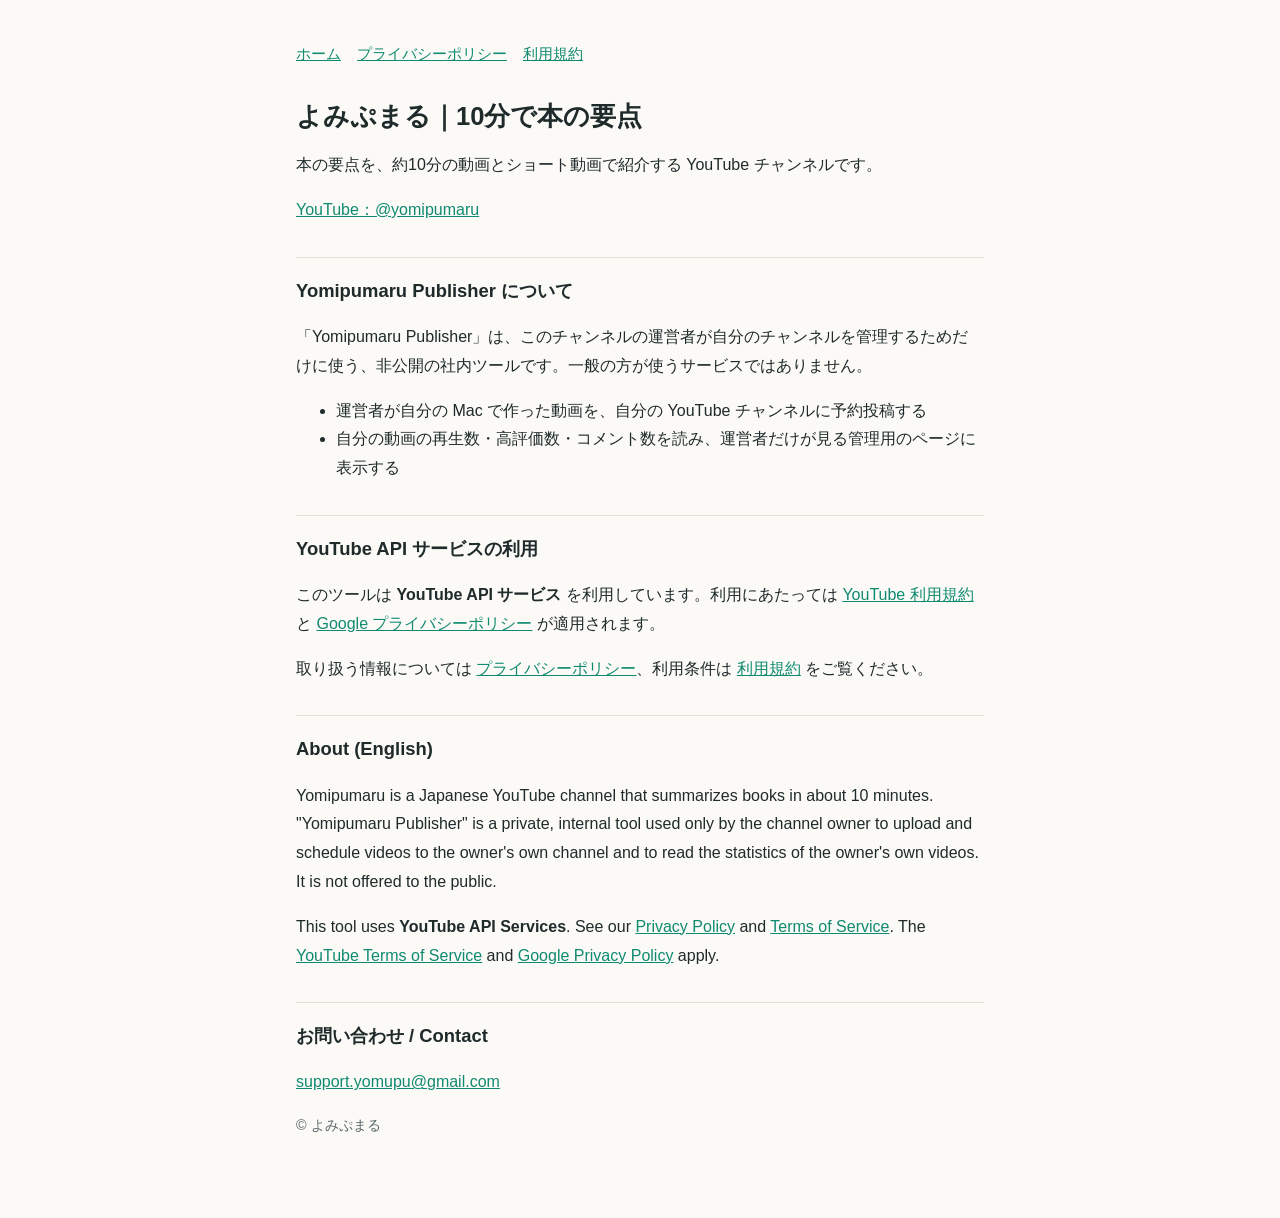
<file: index.html>
<!doctype html>
<html lang="ja"><head><meta charset="utf-8"><meta name="viewport" content="width=device-width,initial-scale=1">
<title>よみぷまる｜10分で本の要点</title><meta name="description" content="本の要点を10分で紹介する YouTube チャンネル「よみぷまる」の公式ページ">
<link rel="stylesheet" href="style.css"></head>
<body><main>
<nav><a href="./">ホーム</a><a href="privacy.html">プライバシーポリシー</a><a href="terms.html">利用規約</a></nav>
<h1>よみぷまる｜10分で本の要点</h1>
<p>本の要点を、約10分の動画とショート動画で紹介する YouTube チャンネルです。</p>
<p><a href="https://www.youtube.com/@yomipumaru">YouTube：@yomipumaru</a></p>

<h2>Yomipumaru Publisher について</h2>
<p>「Yomipumaru Publisher」は、このチャンネルの運営者が自分のチャンネルを管理するためだけに使う、非公開の社内ツールです。一般の方が使うサービスではありません。</p>
<ul>
<li>運営者が自分の Mac で作った動画を、自分の YouTube チャンネルに予約投稿する</li>
<li>自分の動画の再生数・高評価数・コメント数を読み、運営者だけが見る管理用のページに表示する</li>
</ul>

<h2>YouTube API サービスの利用</h2>
<p class="yt">このツールは <strong>YouTube API サービス</strong> を利用しています。利用にあたっては <a href="https://www.youtube.com/t/terms">YouTube 利用規約</a> と <a href="https://policies.google.com/privacy">Google プライバシーポリシー</a> が適用されます。</p>
<p>取り扱う情報については <a href="privacy.html">プライバシーポリシー</a>、利用条件は <a href="terms.html">利用規約</a> をご覧ください。</p>

<h2>About (English)</h2>
<p>Yomipumaru is a Japanese YouTube channel that summarizes books in about 10 minutes. "Yomipumaru Publisher" is a private, internal tool used only by the channel owner to upload and schedule videos to the owner's own channel and to read the statistics of the owner's own videos. It is not offered to the public.</p>
<p>This tool uses <strong>YouTube API Services</strong>. See our <a href="privacy.html">Privacy Policy</a> and <a href="terms.html">Terms of Service</a>. The <a href="https://www.youtube.com/t/terms">YouTube Terms of Service</a> and <a href="https://policies.google.com/privacy">Google Privacy Policy</a> apply.</p>

<h2>お問い合わせ / Contact</h2>
<p><a href="mailto:support.yomupu@gmail.com">support.yomupu@gmail.com</a></p>
<p class="muted">© よみぷまる</p>
</main></body></html>
</file>
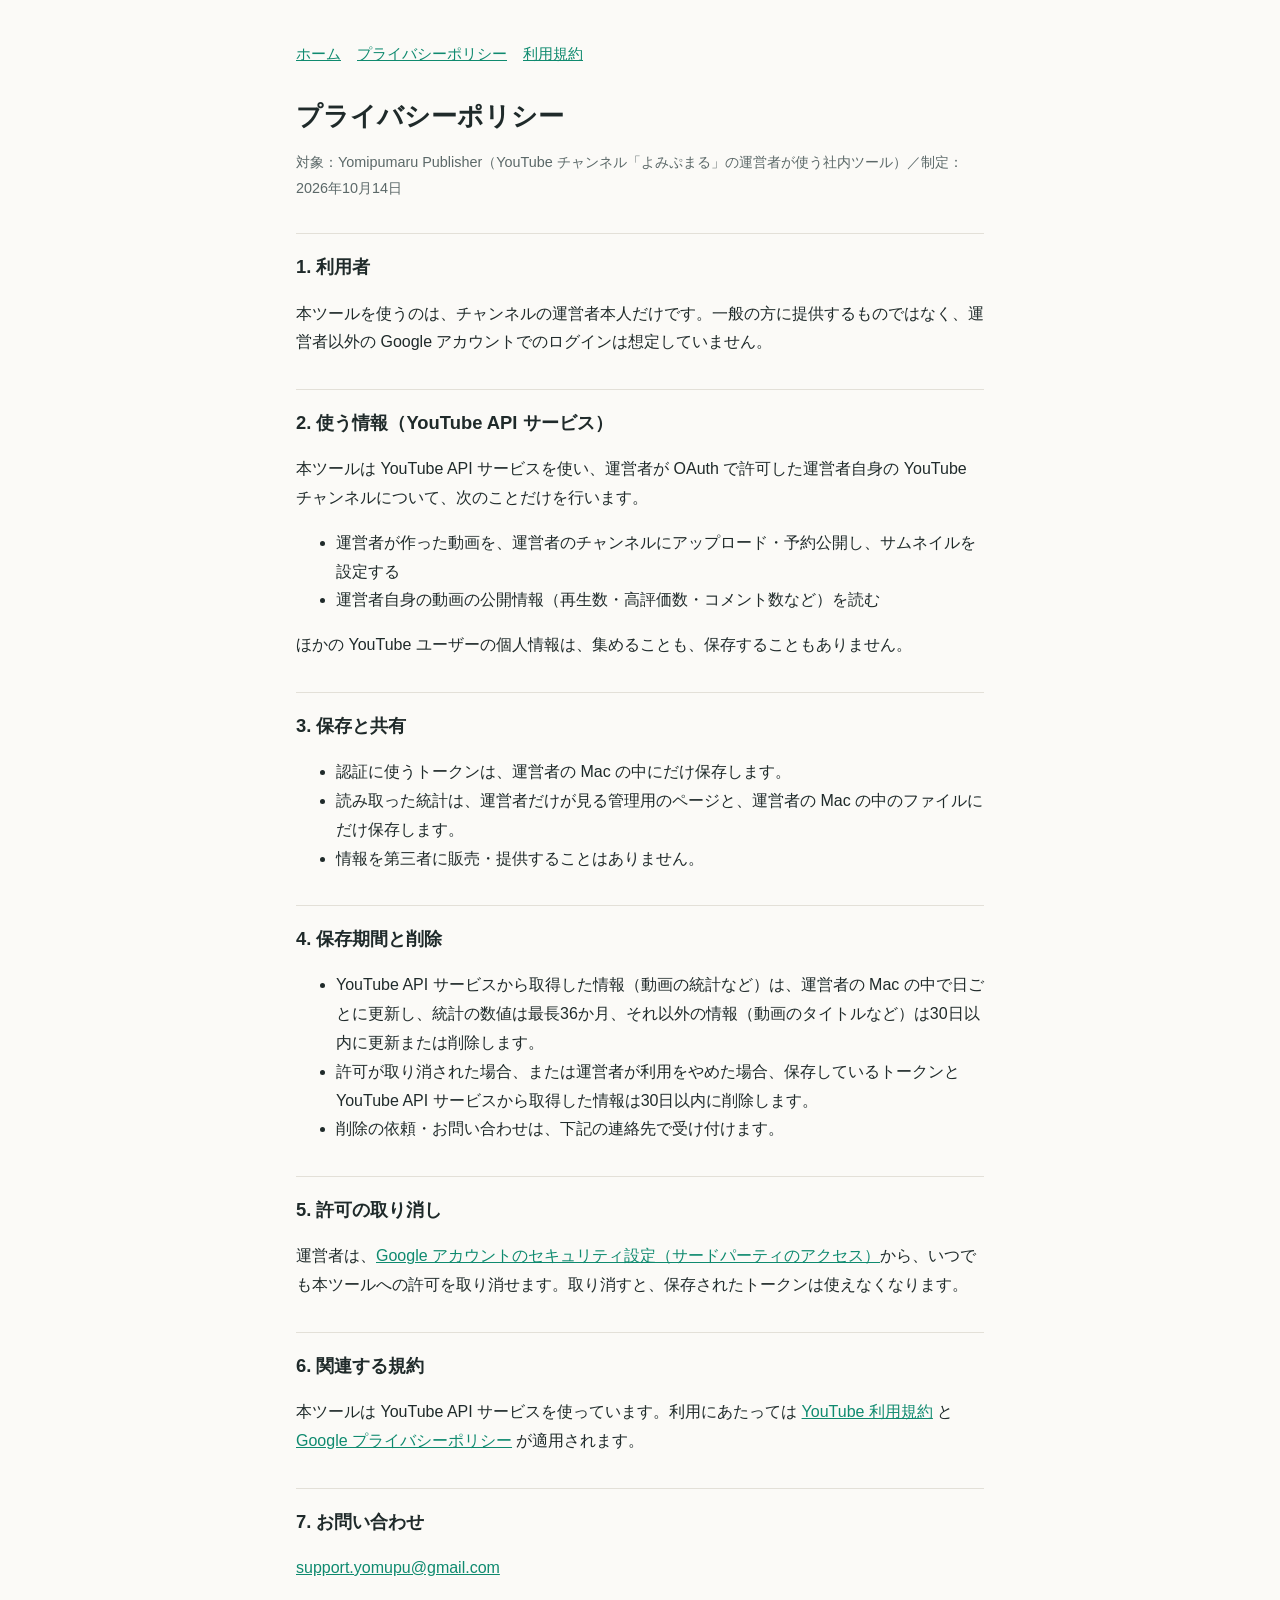
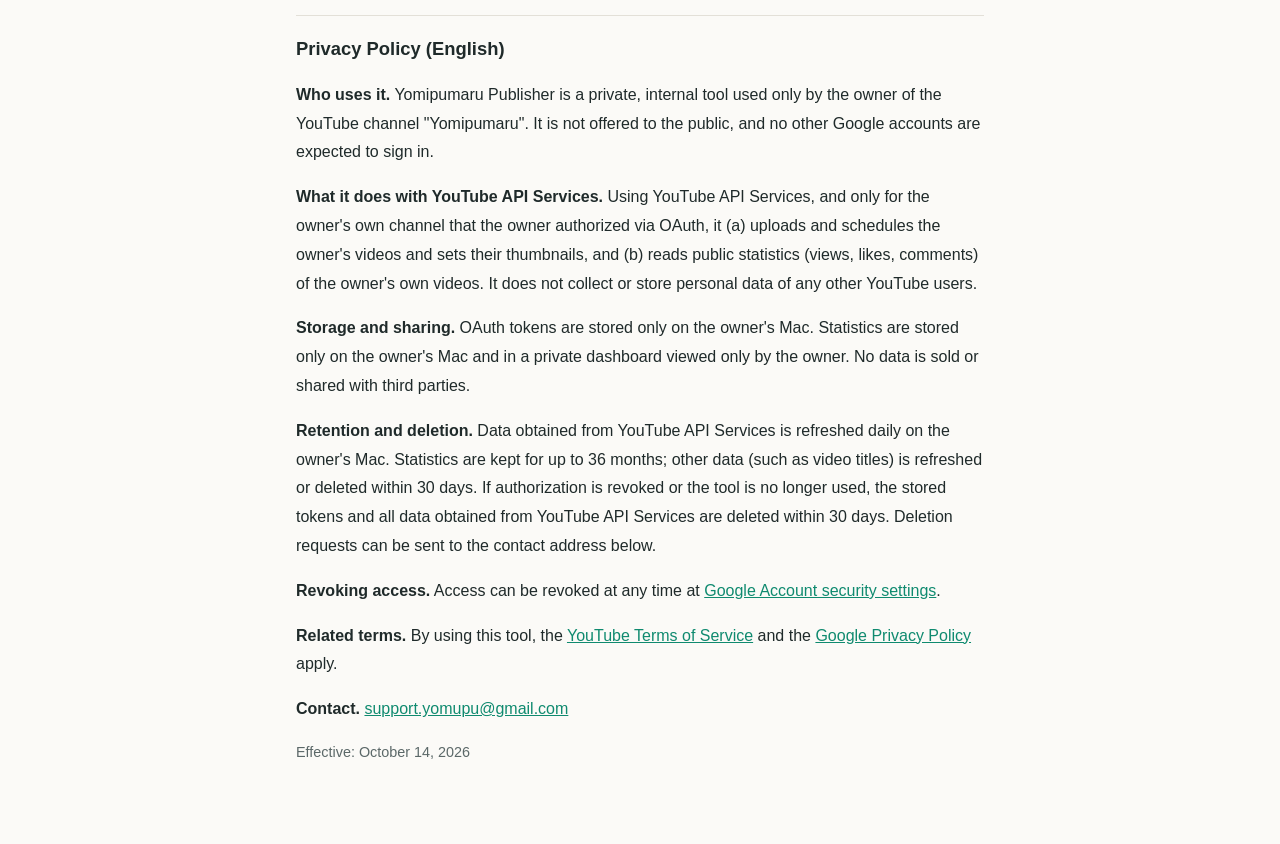
<file: privacy.html>
<!doctype html>
<html lang="ja"><head><meta charset="utf-8"><meta name="viewport" content="width=device-width,initial-scale=1">
<title>プライバシーポリシー｜よみぷまる</title><meta name="description" content="Yomipumaru Publisher のプライバシーポリシー">
<link rel="stylesheet" href="style.css"></head>
<body><main>
<nav><a href="./">ホーム</a><a href="privacy.html">プライバシーポリシー</a><a href="terms.html">利用規約</a></nav>
<h1>プライバシーポリシー</h1>
<p class="muted">対象：Yomipumaru Publisher（YouTube チャンネル「よみぷまる」の運営者が使う社内ツール）／制定：2026年10月14日</p>

<h2>1. 利用者</h2>
<p>本ツールを使うのは、チャンネルの運営者本人だけです。一般の方に提供するものではなく、運営者以外の Google アカウントでのログインは想定していません。</p>

<h2>2. 使う情報（YouTube API サービス）</h2>
<p>本ツールは YouTube API サービスを使い、運営者が OAuth で許可した運営者自身の YouTube チャンネルについて、次のことだけを行います。</p>
<ul>
<li>運営者が作った動画を、運営者のチャンネルにアップロード・予約公開し、サムネイルを設定する</li>
<li>運営者自身の動画の公開情報（再生数・高評価数・コメント数など）を読む</li>
</ul>
<p>ほかの YouTube ユーザーの個人情報は、集めることも、保存することもありません。</p>

<h2>3. 保存と共有</h2>
<ul>
<li>認証に使うトークンは、運営者の Mac の中にだけ保存します。</li>
<li>読み取った統計は、運営者だけが見る管理用のページと、運営者の Mac の中のファイルにだけ保存します。</li>
<li>情報を第三者に販売・提供することはありません。</li>
</ul>

<h2>4. 保存期間と削除</h2>
<ul>
<li>YouTube API サービスから取得した情報（動画の統計など）は、運営者の Mac の中で日ごとに更新し、統計の数値は最長36か月、それ以外の情報（動画のタイトルなど）は30日以内に更新または削除します。</li>
<li>許可が取り消された場合、または運営者が利用をやめた場合、保存しているトークンと YouTube API サービスから取得した情報は30日以内に削除します。</li>
<li>削除の依頼・お問い合わせは、下記の連絡先で受け付けます。</li>
</ul>

<h2>5. 許可の取り消し</h2>
<p>運営者は、<a href="https://myaccount.google.com/permissions">Google アカウントのセキュリティ設定（サードパーティのアクセス）</a>から、いつでも本ツールへの許可を取り消せます。取り消すと、保存されたトークンは使えなくなります。</p>

<h2>6. 関連する規約</h2>
<p>本ツールは YouTube API サービスを使っています。利用にあたっては <a href="https://www.youtube.com/t/terms">YouTube 利用規約</a> と <a href="https://policies.google.com/privacy">Google プライバシーポリシー</a> が適用されます。</p>

<h2>7. お問い合わせ</h2>
<p><a href="mailto:support.yomupu@gmail.com">support.yomupu@gmail.com</a></p>

<h2>Privacy Policy (English)</h2>
<p><strong>Who uses it.</strong> Yomipumaru Publisher is a private, internal tool used only by the owner of the YouTube channel "Yomipumaru". It is not offered to the public, and no other Google accounts are expected to sign in.</p>
<p><strong>What it does with YouTube API Services.</strong> Using YouTube API Services, and only for the owner's own channel that the owner authorized via OAuth, it (a) uploads and schedules the owner's videos and sets their thumbnails, and (b) reads public statistics (views, likes, comments) of the owner's own videos. It does not collect or store personal data of any other YouTube users.</p>
<p><strong>Storage and sharing.</strong> OAuth tokens are stored only on the owner's Mac. Statistics are stored only on the owner's Mac and in a private dashboard viewed only by the owner. No data is sold or shared with third parties.</p>
<p><strong>Retention and deletion.</strong> Data obtained from YouTube API Services is refreshed daily on the owner's Mac. Statistics are kept for up to 36 months; other data (such as video titles) is refreshed or deleted within 30 days. If authorization is revoked or the tool is no longer used, the stored tokens and all data obtained from YouTube API Services are deleted within 30 days. Deletion requests can be sent to the contact address below.</p>
<p><strong>Revoking access.</strong> Access can be revoked at any time at <a href="https://myaccount.google.com/permissions">Google Account security settings</a>.</p>
<p><strong>Related terms.</strong> By using this tool, the <a href="https://www.youtube.com/t/terms">YouTube Terms of Service</a> and the <a href="https://policies.google.com/privacy">Google Privacy Policy</a> apply.</p>
<p><strong>Contact.</strong> <a href="mailto:support.yomupu@gmail.com">support.yomupu@gmail.com</a></p>
<p class="muted">Effective: October 14, 2026</p>
</main></body></html>
</file>
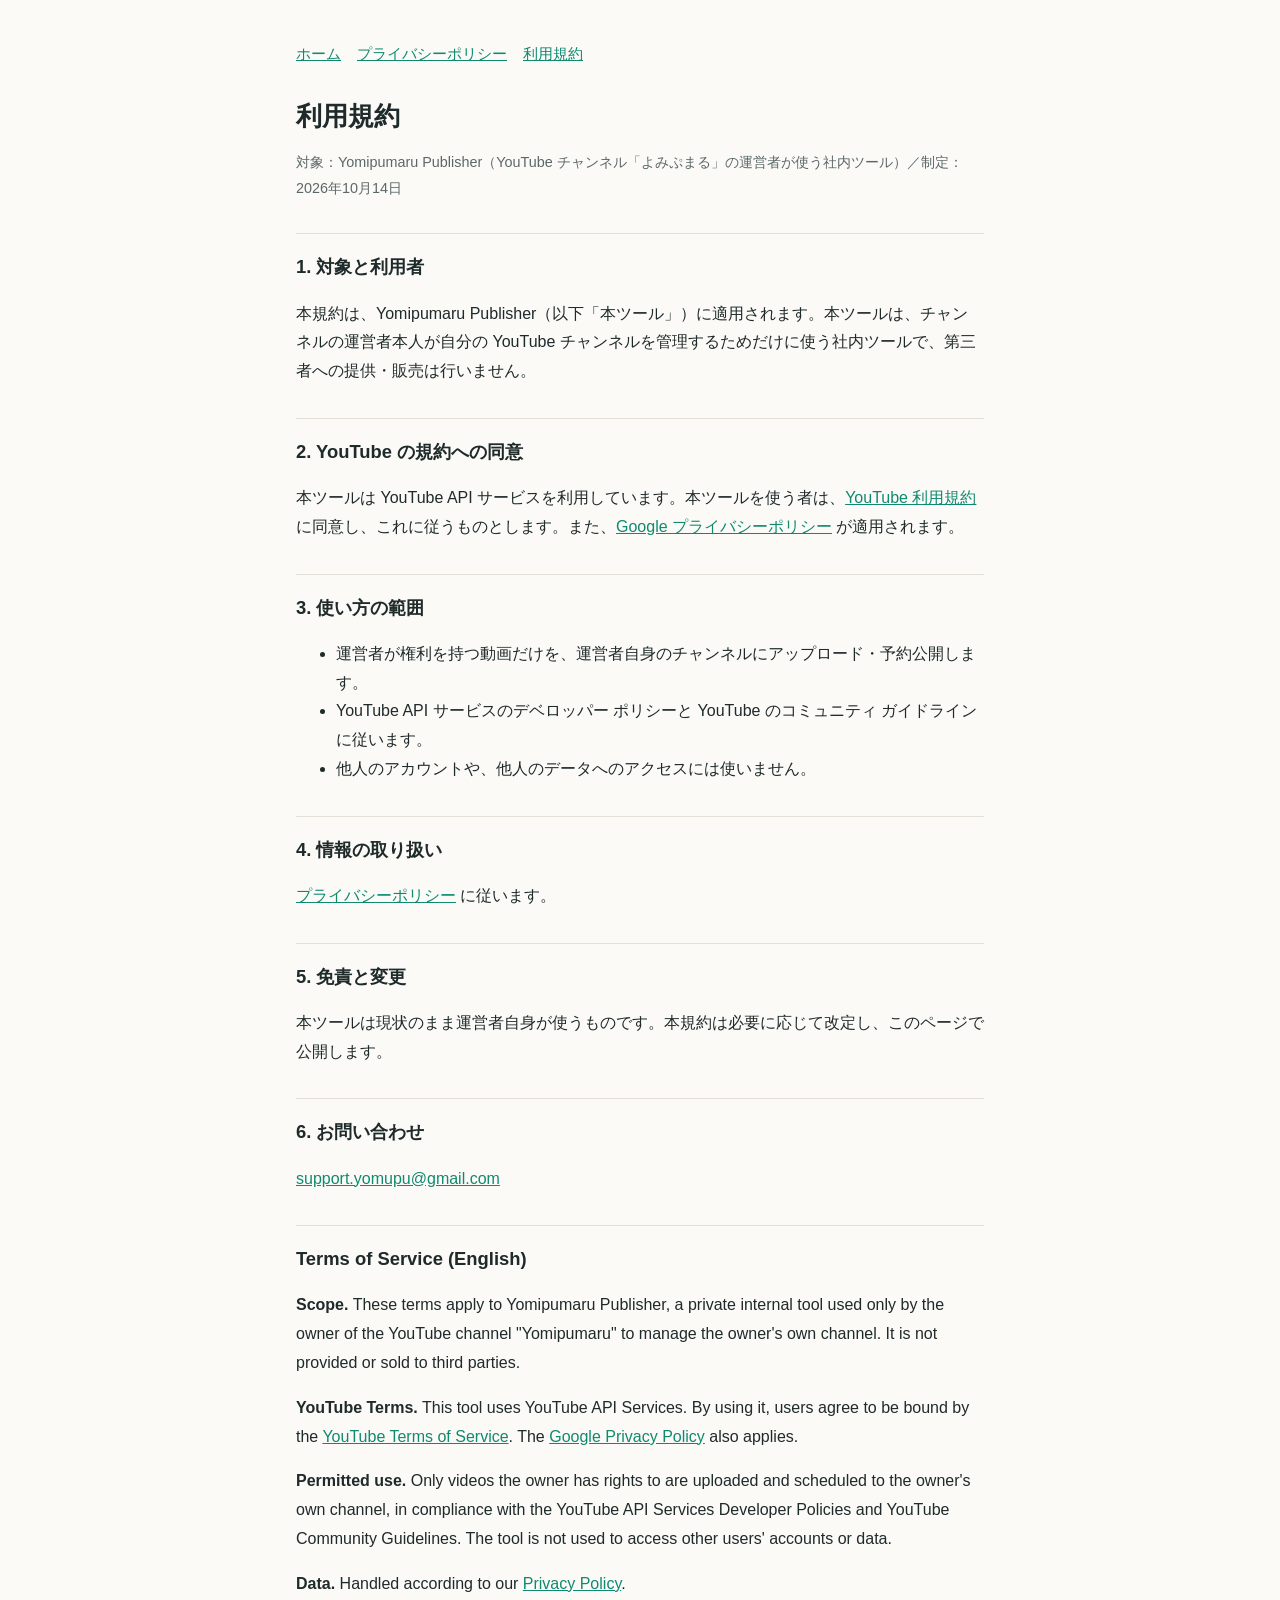
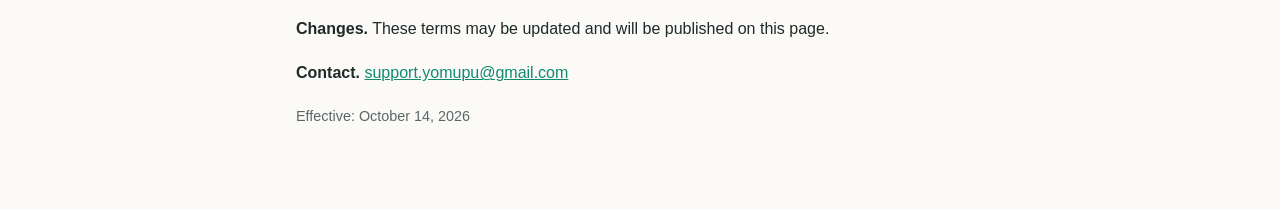
<file: terms.html>
<!doctype html>
<html lang="ja"><head><meta charset="utf-8"><meta name="viewport" content="width=device-width,initial-scale=1">
<title>利用規約｜よみぷまる</title><meta name="description" content="Yomipumaru Publisher の利用規約">
<link rel="stylesheet" href="style.css"></head>
<body><main>
<nav><a href="./">ホーム</a><a href="privacy.html">プライバシーポリシー</a><a href="terms.html">利用規約</a></nav>
<h1>利用規約</h1>
<p class="muted">対象：Yomipumaru Publisher（YouTube チャンネル「よみぷまる」の運営者が使う社内ツール）／制定：2026年10月14日</p>

<h2>1. 対象と利用者</h2>
<p>本規約は、Yomipumaru Publisher（以下「本ツール」）に適用されます。本ツールは、チャンネルの運営者本人が自分の YouTube チャンネルを管理するためだけに使う社内ツールで、第三者への提供・販売は行いません。</p>

<h2>2. YouTube の規約への同意</h2>
<p>本ツールは YouTube API サービスを利用しています。本ツールを使う者は、<a href="https://www.youtube.com/t/terms">YouTube 利用規約</a> に同意し、これに従うものとします。また、<a href="https://policies.google.com/privacy">Google プライバシーポリシー</a> が適用されます。</p>

<h2>3. 使い方の範囲</h2>
<ul>
<li>運営者が権利を持つ動画だけを、運営者自身のチャンネルにアップロード・予約公開します。</li>
<li>YouTube API サービスのデベロッパー ポリシーと YouTube のコミュニティ ガイドラインに従います。</li>
<li>他人のアカウントや、他人のデータへのアクセスには使いません。</li>
</ul>

<h2>4. 情報の取り扱い</h2>
<p><a href="privacy.html">プライバシーポリシー</a> に従います。</p>

<h2>5. 免責と変更</h2>
<p>本ツールは現状のまま運営者自身が使うものです。本規約は必要に応じて改定し、このページで公開します。</p>

<h2>6. お問い合わせ</h2>
<p><a href="mailto:support.yomupu@gmail.com">support.yomupu@gmail.com</a></p>

<h2>Terms of Service (English)</h2>
<p><strong>Scope.</strong> These terms apply to Yomipumaru Publisher, a private internal tool used only by the owner of the YouTube channel "Yomipumaru" to manage the owner's own channel. It is not provided or sold to third parties.</p>
<p><strong>YouTube Terms.</strong> This tool uses YouTube API Services. By using it, users agree to be bound by the <a href="https://www.youtube.com/t/terms">YouTube Terms of Service</a>. The <a href="https://policies.google.com/privacy">Google Privacy Policy</a> also applies.</p>
<p><strong>Permitted use.</strong> Only videos the owner has rights to are uploaded and scheduled to the owner's own channel, in compliance with the YouTube API Services Developer Policies and YouTube Community Guidelines. The tool is not used to access other users' accounts or data.</p>
<p><strong>Data.</strong> Handled according to our <a href="privacy.html">Privacy Policy</a>.</p>
<p><strong>Changes.</strong> These terms may be updated and will be published on this page.</p>
<p><strong>Contact.</strong> <a href="mailto:support.yomupu@gmail.com">support.yomupu@gmail.com</a></p>
<p class="muted">Effective: October 14, 2026</p>
</main></body></html>
</file>
<file: style.css>
:root{--bg:#fbfaf7;--fg:#1f2a2a;--muted:#5b6868;--accent:#0f8a6f;--line:#e3e0d8}
@media (prefers-color-scheme:dark){:root{--bg:#141a1a;--fg:#e8eeec;--muted:#9fb0ad;--accent:#3fc7a6;--line:#2a3434}}
*{box-sizing:border-box}body{margin:0;background:var(--bg);color:var(--fg);font:16px/1.8 -apple-system,"Hiragino Sans","Noto Sans JP",sans-serif}
main{max-width:720px;margin:0 auto;padding:40px 16px 64px}h1{font-size:1.6rem;line-height:1.4;margin:0 0 8px}h2{font-size:1.15rem;margin:32px 0 8px;padding-top:16px;border-top:1px solid var(--line)}
p,li{color:var(--fg)}.muted{color:var(--muted);font-size:.9rem}a{color:var(--accent)}nav{display:flex;gap:16px;margin-bottom:32px;font-size:.95rem}
</file>
